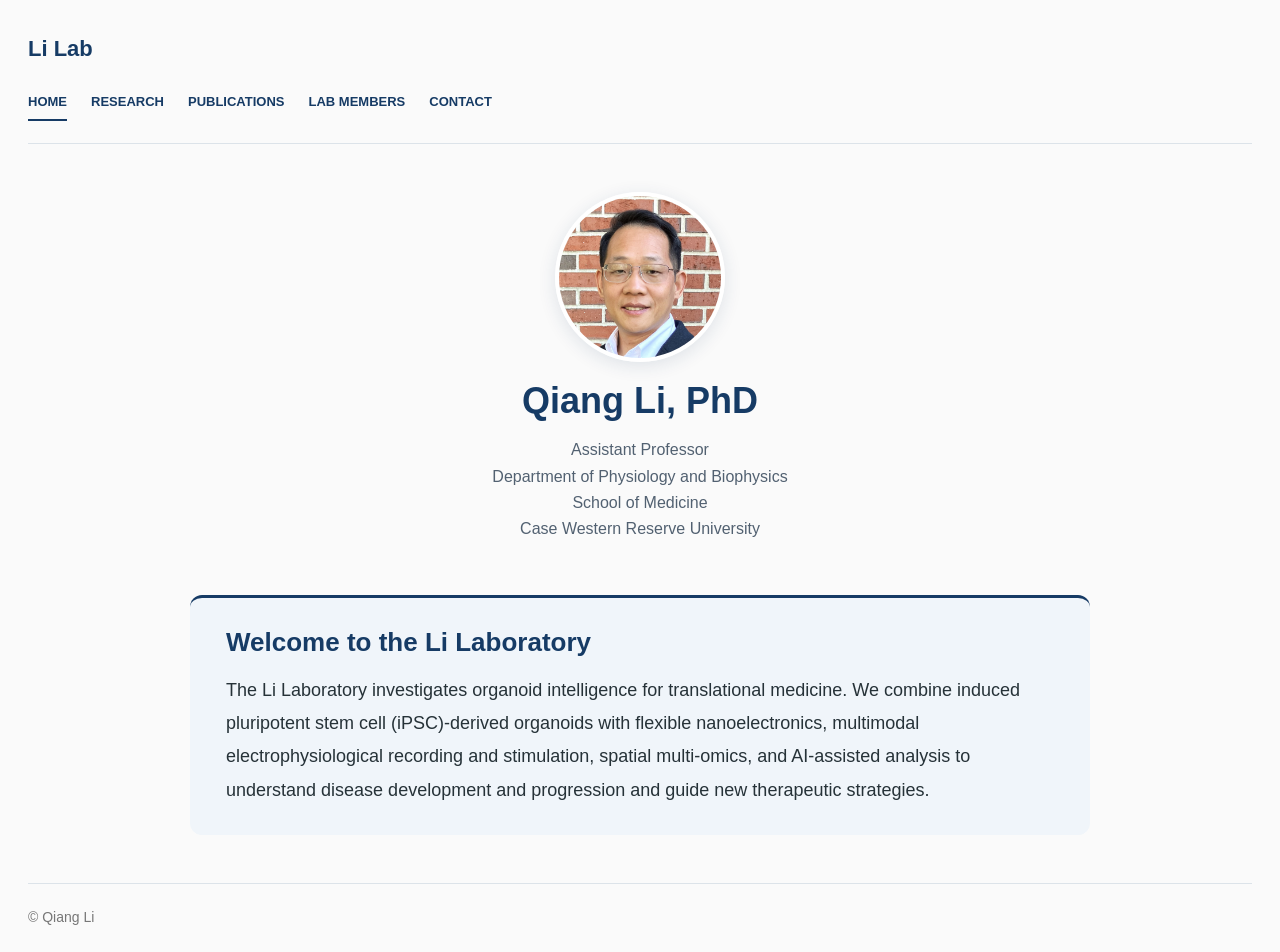
<file: index.html>
<!DOCTYPE html>
<html lang="en"><head><meta charset="UTF-8"><meta name="viewport" content="width=device-width, initial-scale=1"><title>Home | Qiang Li, PhD</title><link rel="stylesheet" href="style.css"></head>
<body><header class="site-header"><a class="brand" href="index.html">Li Lab</a><nav aria-label="Main navigation"><a href="index.html" aria-current="page">HOME</a><a href="research.html">RESEARCH</a><a href="publications.html">PUBLICATIONS</a><a href="lab-members.html">LAB MEMBERS</a><a href="contact.html">CONTACT</a></nav></header><main><section class="intro"><img class="portrait" src="Qiang%20Li_CWRU.jpg" alt="Qiang Li"><div><h1>Qiang Li, PhD</h1><p class="affiliation">Assistant Professor<br>Department of Physiology and Biophysics<br>School of Medicine<br>Case Western Reserve University</p></div></section><section><section>
  <h2>Welcome to the Li Laboratory</h2>
  <p>
The Li Laboratory investigates organoid intelligence for translational medicine. We combine induced pluripotent stem cell (iPSC)-derived organoids with flexible nanoelectronics, multimodal electrophysiological recording and stimulation, spatial multi-omics, and AI-assisted analysis to understand disease development and progression and guide new therapeutic strategies.
  </p>
</section></section></main><footer>© Qiang Li</footer></body></html>
</file>
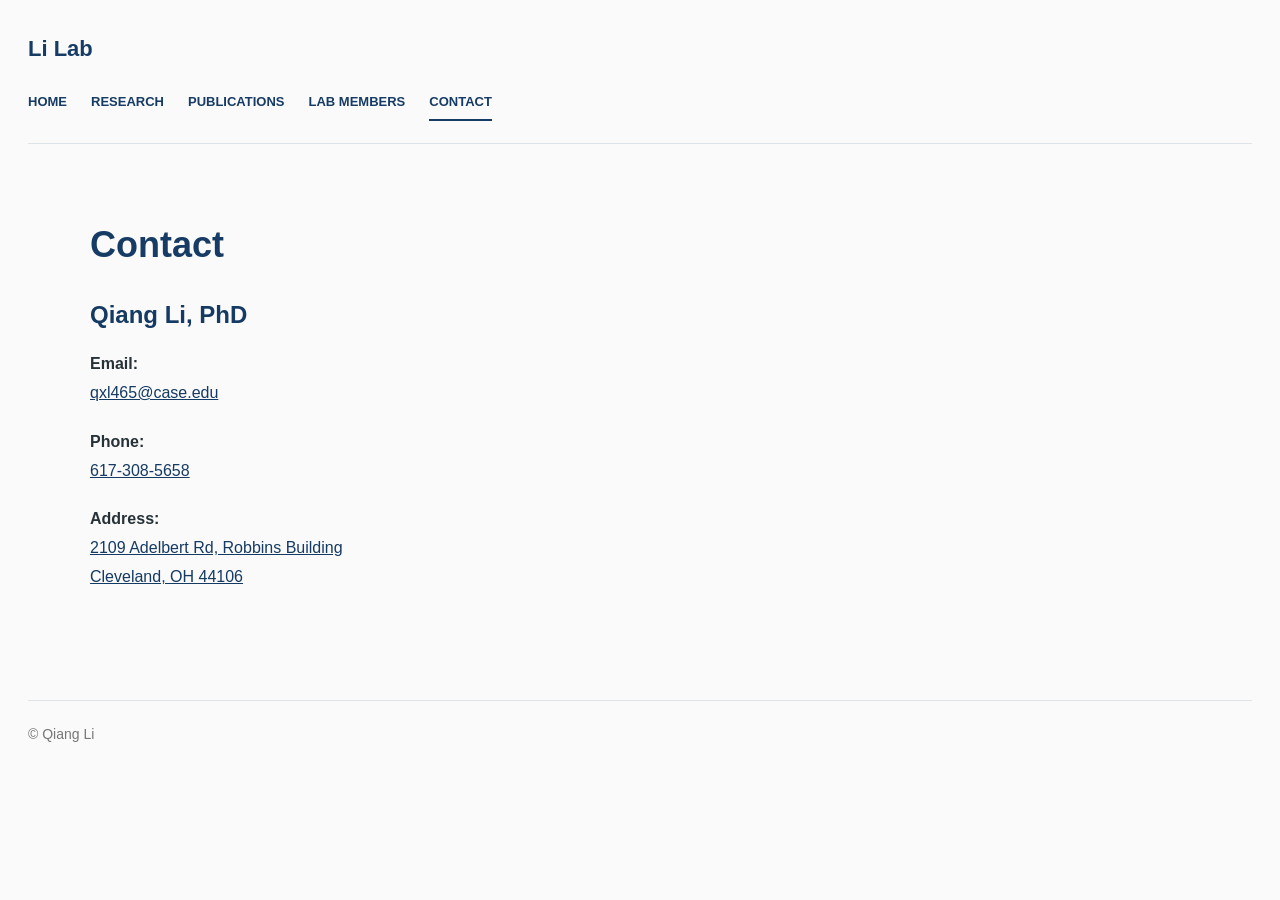
<file: contact.html>
<!DOCTYPE html>
<html lang="en">
<head>
  <meta charset="UTF-8">
  <meta name="viewport" content="width=device-width, initial-scale=1">
  <title>Contact | Qiang Li, PhD</title>
  <link rel="stylesheet" href="style.css">

  <style>
    /* Two columns: contact information and map */
    .contact-layout {
      display: grid;
      grid-template-columns: 0.8fr 1.2fr;
      gap: 40px;
      align-items: start;
      max-width: 1100px;
      margin: 30px auto;
    }

    /* Left column */
    .contact-info {
      margin: 0;
      padding: 0;
    }

    .contact-info h2 {
      margin-top: 0;
      color: #153a63;
    }

    .contact-info p {
      line-height: 1.8;
      margin-bottom: 20px;
    }

    .contact-info a {
      color: #153a63;
    }

    /* Right column: Google Map */
    .map-container {
      width: 100%;
      height: 400px;
      margin: 0;
      padding: 0;
      border-radius: 10px;
      overflow: hidden;
    }

    .map-container iframe {
      display: block;
      width: 100%;
      height: 100%;
      border: 0;
    }

    /* Mobile layout */
    @media (max-width: 700px) {
      .contact-layout {
        grid-template-columns: 1fr;
        gap: 25px;
      }

      .map-container {
        height: 320px;
      }
    }
  </style>
</head>

<body>

  <header class="site-header">
    <a class="brand" href="index.html">Li Lab</a>

    <nav aria-label="Main navigation">
      <a href="index.html">HOME</a>
      <a href="research.html">RESEARCH</a>
      <a href="publications.html">PUBLICATIONS</a>
      <a href="lab-members.html">LAB MEMBERS</a>
      <a href="contact.html" aria-current="page">CONTACT</a>
    </nav>
  </header>

<main>
  <div class="contact-layout">

      <!-- LEFT COLUMN: Contact information -->
<section class="contact-info">

  <h1>Contact</h1>
  <h2>Qiang Li, PhD</h2>

        <p>
          <strong>Email:</strong><br>
          <a href="mailto:qxl465@case.edu">
            qxl465@case.edu
          </a>
        </p>

        <p>
          <strong>Phone:</strong><br>
          <a href="tel:+16173085658">
            617-308-5658
          </a>
        </p>

        <p>
          <strong>Address:</strong><br>
          <a
            href="https://www.google.com/maps/search/?api=1&query=2109+Adelbert+Rd%2C+Robbins+Building%2C+Cleveland%2C+OH+44106"
            target="_blank"
            rel="noopener noreferrer">
            2109 Adelbert Rd, Robbins Building<br>
            Cleveland, OH 44106
          </a>
        </p>

      </section>

      <!-- RIGHT COLUMN: Embedded Google Map -->
      <div class="map-container">

        <iframe
         src="https://maps.google.com/maps?q=Robbins%20Building%2C%202109%20Adelbert%20Rd%2C%20Cleveland%2C%20OH%2044106&z=12&output=embed"
          title="Google Map - Robbins Building, Case Western Reserve University"
          loading="lazy"
          referrerpolicy="no-referrer-when-downgrade"
          allowfullscreen>
        </iframe>

      </div>

    </div>
  </main>

  <footer>
    © Qiang Li
  </footer>

</body>
</html>
</file>
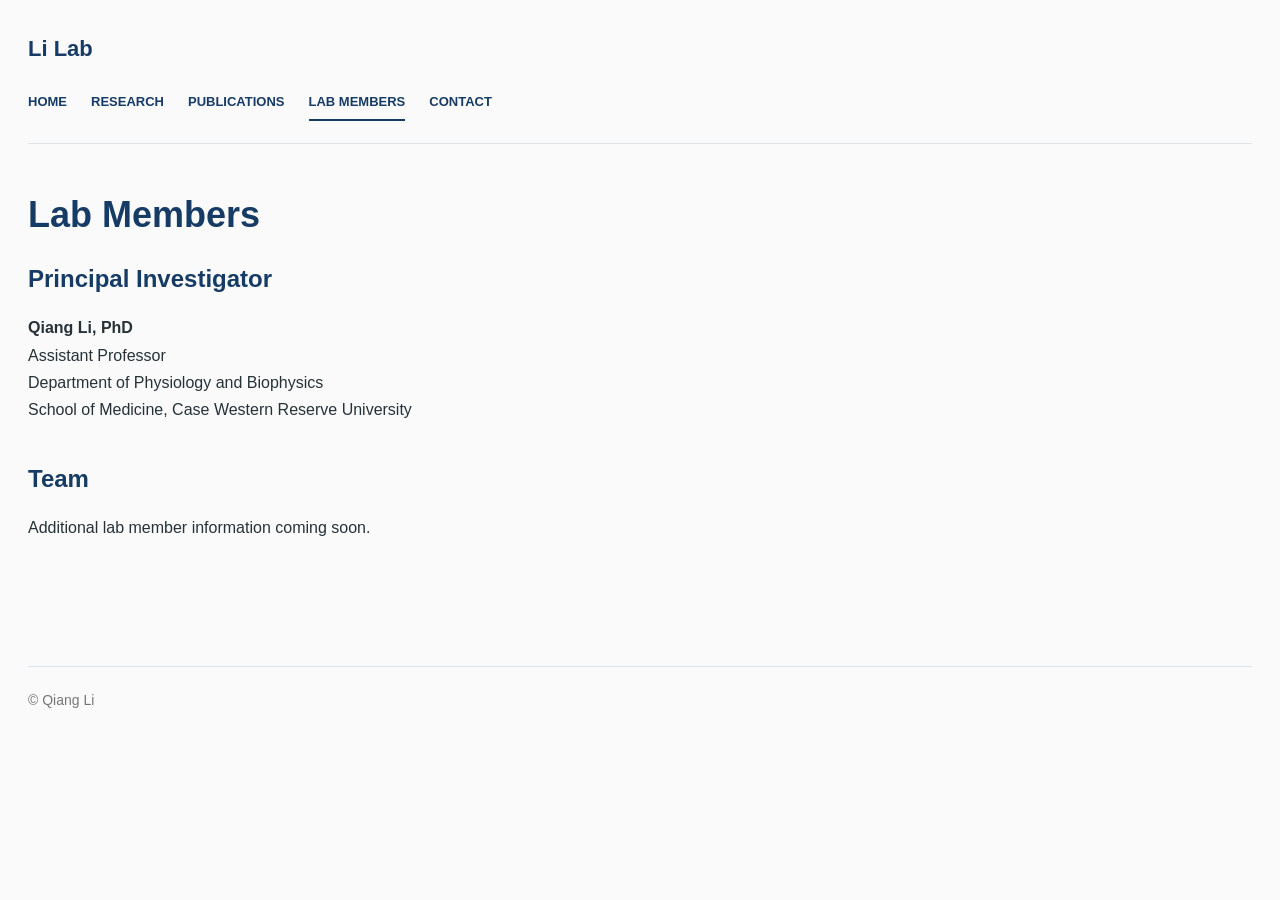
<file: lab-members.html>
<!DOCTYPE html>
<html lang="en"><head><meta charset="UTF-8"><meta name="viewport" content="width=device-width, initial-scale=1"><title>Lab Members | Qiang Li, PhD</title><link rel="stylesheet" href="style.css"></head>
<body><header class="site-header"><a class="brand" href="index.html">Li Lab</a><nav aria-label="Main navigation"><a href="index.html">HOME</a><a href="research.html">RESEARCH</a><a href="publications.html">PUBLICATIONS</a><a href="lab-members.html" aria-current="page">LAB MEMBERS</a><a href="contact.html">CONTACT</a></nav></header><main><h1>Lab Members</h1><section><h2>Principal Investigator</h2><p><strong>Qiang Li, PhD</strong><br>Assistant Professor<br>Department of Physiology and Biophysics<br>School of Medicine, Case Western Reserve University</p></section><section><h2>Team</h2><p>Additional lab member information coming soon.</p></section></main><footer>© Qiang Li</footer></body></html>
</file>
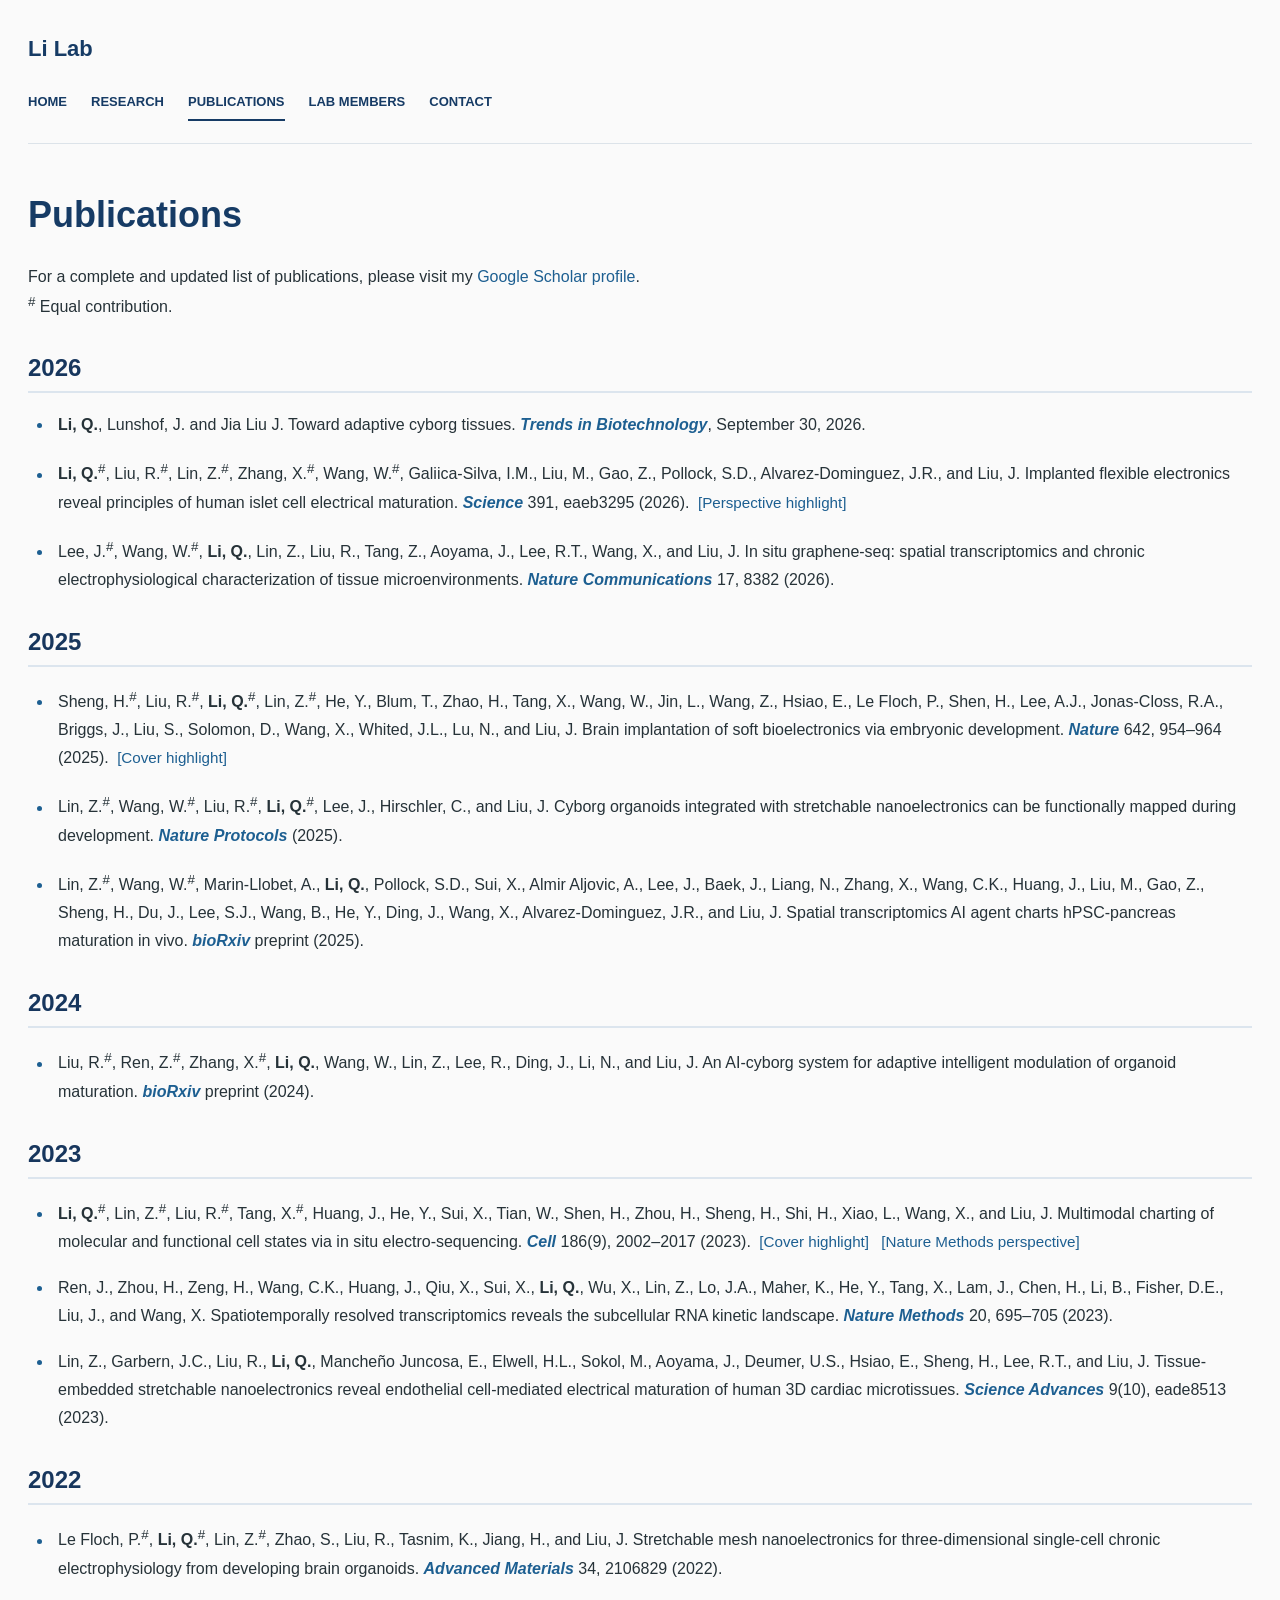
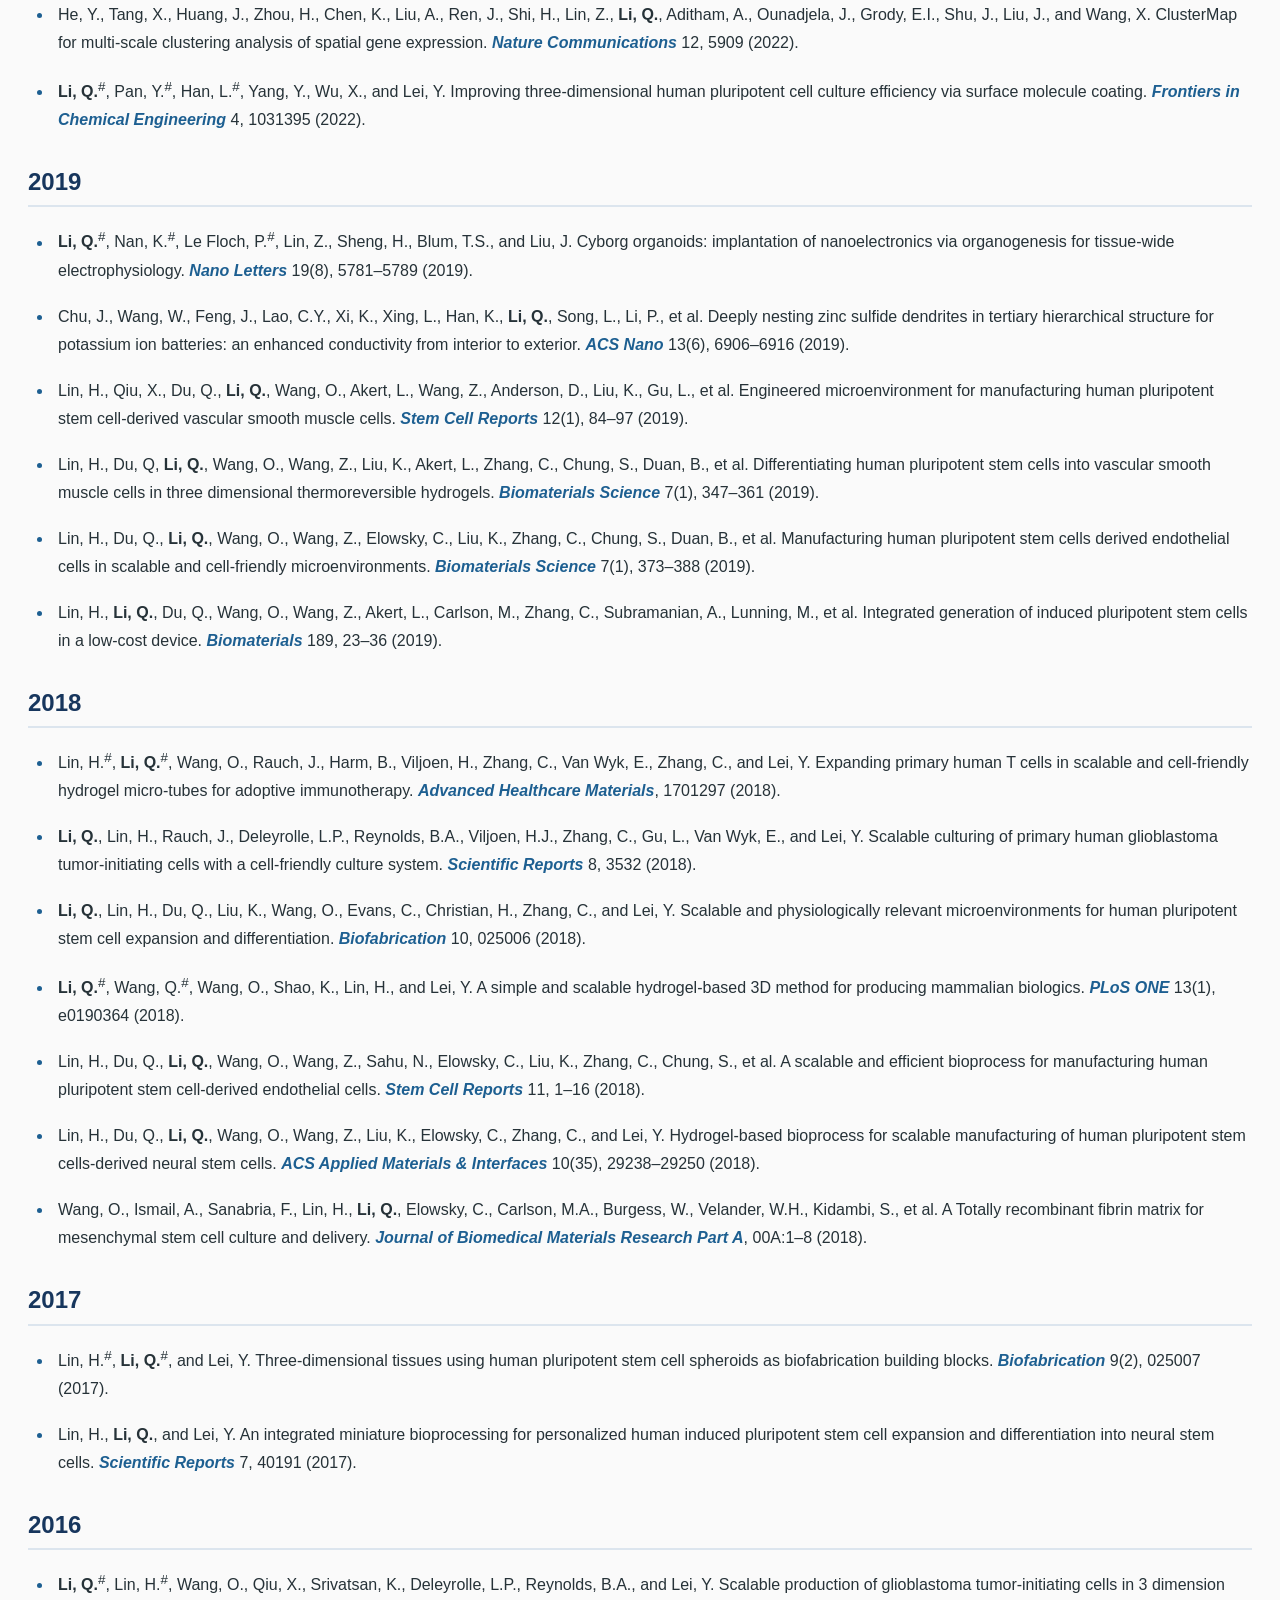
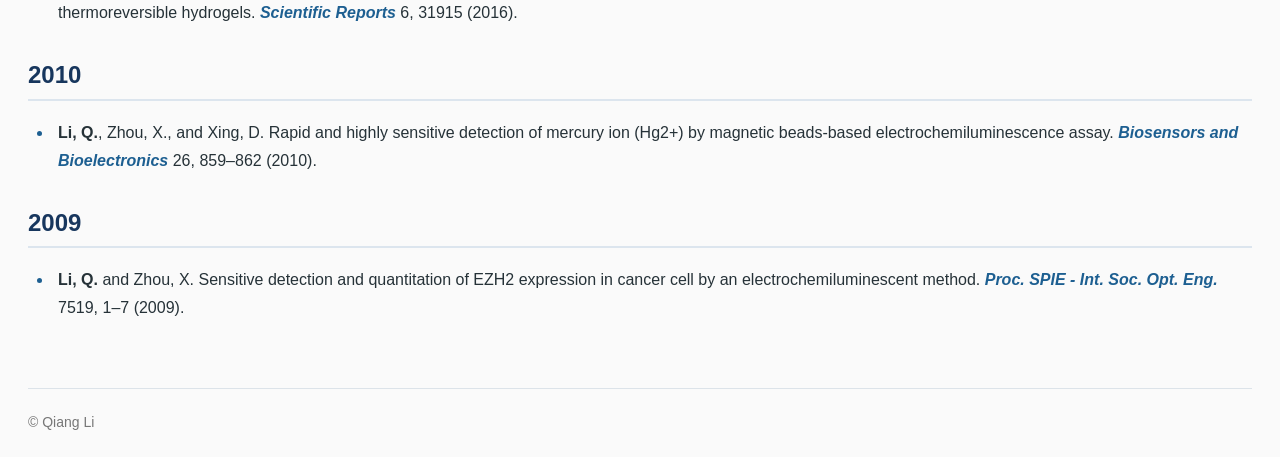
<file: publications.html>
<!DOCTYPE html>
<html lang="en">
<head>
  <meta charset="UTF-8">
  <meta name="viewport" content="width=device-width, initial-scale=1">
  <title>Publications | Qiang Li, PhD</title>
  <link rel="stylesheet" href="style.css">

  <style>
    .publications-intro {
      margin-bottom: 30px;
      line-height: 1.7;
    }

    .publications-intro a,
    .journal-link,
    .publication-links a {
      color: #1d5f91;
      text-decoration: none;
    }

    .publications-intro a:hover,
    .journal-link:hover,
    .publication-links a:hover {
      text-decoration: underline;
    }

    .year-section {
      margin-top: 32px;
    }

    .year-section h2 {
      color: #17365d;
      font-size: 1.5rem;
      border-bottom: 2px solid #dce5ee;
      padding-bottom: 8px;
      margin-bottom: 18px;
    }

    .publication-list {
      padding-left: 25px;
      margin: 0;
    }

    .publication-list li {
      margin-bottom: 18px;
      line-height: 1.75;
      padding-left: 5px;
    }

    .publication-list li::marker {
      color: #1d5f91;
    }

    .journal-link {
      font-weight: 600;
    }

    .publication-links {
      display: inline;
      font-size: 0.95em;
      margin-left: 4px;
    }

    .publication-links a {
      margin-right: 8px;
      white-space: nowrap;
    }

    @media (max-width: 700px) {
      .publication-list {
        padding-left: 20px;
      }

      .publication-list li {
        margin-bottom: 16px;
      }
    }
  </style>
</head>

<body>

<header class="site-header">
  <a class="brand" href="index.html">Li Lab</a>
  <nav aria-label="Main navigation">
    <a href="index.html">HOME</a>
    <a href="research.html">RESEARCH</a>
    <a href="publications.html" aria-current="page">PUBLICATIONS</a>
    <a href="lab-members.html">LAB MEMBERS</a>
    <a href="contact.html">CONTACT</a>
  </nav>
</header>

<main>
  <h1>Publications</h1>

  <p class="publications-intro">
    For a complete and updated list of publications, please visit my
    <a href="https://scholar.google.com/citations?user=mFPQe-MAAAAJ&amp;hl=en" target="_blank" rel="noopener noreferrer">Google Scholar profile</a>.
    <br>
    <sup>#</sup> Equal contribution.
  </p>

  <!-- 2026 -->
  <section class="year-section">
    <h2>2026</h2>
    <ul class="publication-list">

      <li>
        <strong>Li, Q.</strong>, Lunshof, J. and Jia Liu J.
        Toward adaptive cyborg tissues.
        <a class="journal-link" href="https://www.cell.com/trends/biotechnology/abstract/S0167-7799(26)00379-3" target="_blank" rel="noopener noreferrer"><em>Trends in Biotechnology</em></a>, September 30, 2026.
      </li>

      <li>
        <strong>Li, Q.</strong><sup>#</sup>, Liu, R.<sup>#</sup>, Lin, Z.<sup>#</sup>, Zhang, X.<sup>#</sup>, Wang, W.<sup>#</sup>, Galiica-Silva, I.M., Liu, M., Gao, Z., Pollock, S.D., Alvarez-Dominguez, J.R., and Liu, J.
        Implanted flexible electronics reveal principles of human islet cell electrical maturation.
        <a class="journal-link" href="https://www.science.org/doi/10.1126/science.aeb3295" target="_blank" rel="noopener noreferrer"><em>Science</em></a> 391, eaeb3295 (2026).
        <span class="publication-links">
          <a href="https://www.science.org/doi/10.1126/science.aef2219" target="_blank" rel="noopener noreferrer">[Perspective highlight]</a>
        </span>
      </li>

      <li>
        Lee, J.<sup>#</sup>, Wang, W.<sup>#</sup>, <strong>Li, Q.</strong>, Lin, Z., Liu, R., Tang, Z., Aoyama, J., Lee, R.T., Wang, X., and Liu, J.
        In situ graphene-seq: spatial transcriptomics and chronic electrophysiological characterization of tissue microenvironments.
        <a class="journal-link" href="https://www.nature.com/articles/s41467-026-73883-7" target="_blank" rel="noopener noreferrer"><em>Nature Communications</em></a> 17, 8382 (2026).
      </li>

    </ul>
  </section>

  <!-- 2025 -->
  <section class="year-section">
    <h2>2025</h2>
    <ul class="publication-list">

      <li>
        Sheng, H.<sup>#</sup>, Liu, R.<sup>#</sup>, <strong>Li, Q.</strong><sup>#</sup>, Lin, Z.<sup>#</sup>, He, Y., Blum, T., Zhao, H., Tang, X., Wang, W., Jin, L., Wang, Z., Hsiao, E., Le Floch, P., Shen, H., Lee, A.J., Jonas-Closs, R.A., Briggs, J., Liu, S., Solomon, D., Wang, X., Whited, J.L., Lu, N., and Liu, J.
        Brain implantation of soft bioelectronics via embryonic development.
        <a class="journal-link" href="https://www.nature.com/articles/s41586-025-09106-8" target="_blank" rel="noopener noreferrer"><em>Nature</em></a> 642, 954–964 (2025).
        <span class="publication-links">
          <a href="https://www.nature.com/nature/volumes/642/issues/8069" target="_blank" rel="noopener noreferrer">[Cover highlight]</a>
        </span>
      </li>

      <li>
        Lin, Z.<sup>#</sup>, Wang, W.<sup>#</sup>, Liu, R.<sup>#</sup>, <strong>Li, Q.</strong><sup>#</sup>, Lee, J., Hirschler, C., and Liu, J.
        Cyborg organoids integrated with stretchable nanoelectronics can be functionally mapped during development.
        <a class="journal-link" href="https://www.nature.com/articles/s41596-025-01147-7#citeas" target="_blank" rel="noopener noreferrer"><em>Nature Protocols</em></a> (2025).
      </li>

      <li>
        Lin, Z.<sup>#</sup>, Wang, W.<sup>#</sup>, Marin-Llobet, A., <strong>Li, Q.</strong>, Pollock, S.D., Sui, X., Almir Aljovic, A., Lee, J., Baek, J., Liang, N., Zhang, X., Wang, C.K., Huang, J., Liu, M., Gao, Z., Sheng, H., Du, J., Lee, S.J., Wang, B., He, Y., Ding, J., Wang, X., Alvarez-Dominguez, J.R., and Liu, J.
        Spatial transcriptomics AI agent charts hPSC-pancreas maturation in vivo.
        <a class="journal-link" href="https://www.biorxiv.org/content/10.1101/2024.03.18.585551v1.full.pdf" target="_blank" rel="noopener noreferrer"><em>bioRxiv</em></a> preprint (2025).
      </li>

    </ul>
  </section>

  <!-- 2024 -->
  <section class="year-section">
    <h2>2024</h2>
    <ul class="publication-list">

      <li>
        Liu, R.<sup>#</sup>, Ren, Z.<sup>#</sup>, Zhang, X.<sup>#</sup>, <strong>Li, Q.</strong>, Wang, W., Lin, Z., Lee, R., Ding, J., Li, N., and Liu, J.
        An AI-cyborg system for adaptive intelligent modulation of organoid maturation.
        <a class="journal-link" href="https://www.biorxiv.org/content/10.1101/2024.12.07.627355v1.abstract" target="_blank" rel="noopener noreferrer"><em>bioRxiv</em></a> preprint (2024).
      </li>

    </ul>
  </section>

  <!-- 2023 -->
  <section class="year-section">
    <h2>2023</h2>
    <ul class="publication-list">

      <li>
        <strong>Li, Q.</strong><sup>#</sup>, Lin, Z.<sup>#</sup>, Liu, R.<sup>#</sup>, Tang, X.<sup>#</sup>, Huang, J., He, Y., Sui, X., Tian, W., Shen, H., Zhou, H., Sheng, H., Shi, H., Xiao, L., Wang, X., and Liu, J.
        Multimodal charting of molecular and functional cell states via in situ electro-sequencing.
        <a class="journal-link" href="https://www.cell.com/cell/fulltext/S0092-8674(23)00286-6" target="_blank" rel="noopener noreferrer"><em>Cell</em></a> 186(9), 2002–2017 (2023).
        <span class="publication-links">
          <a href="https://www.cell.com/cell/issue?pii=S0092-8674(22)X0010-X" target="_blank" rel="noopener noreferrer">[Cover highlight]</a>
          <a href="https://www.nature.com/articles/s41592-023-01922-y" target="_blank" rel="noopener noreferrer">[Nature Methods perspective]</a>
        </span>
      </li>

      <li>
        Ren, J., Zhou, H., Zeng, H., Wang, C.K., Huang, J., Qiu, X., Sui, X., <strong>Li, Q.</strong>, Wu, X., Lin, Z., Lo, J.A., Maher, K., He, Y., Tang, X., Lam, J., Chen, H., Li, B., Fisher, D.E., Liu, J., and Wang, X.
        Spatiotemporally resolved transcriptomics reveals the subcellular RNA kinetic landscape.
        <a class="journal-link" href="https://www.nature.com/articles/s41592-023-01829-8" target="_blank" rel="noopener noreferrer"><em>Nature Methods</em></a> 20, 695–705 (2023).
      </li>

      <li>
        Lin, Z., Garbern, J.C., Liu, R., <strong>Li, Q.</strong>, Mancheño Juncosa, E., Elwell, H.L., Sokol, M., Aoyama, J., Deumer, U.S., Hsiao, E., Sheng, H., Lee, R.T., and Liu, J.
        Tissue-embedded stretchable nanoelectronics reveal endothelial cell-mediated electrical maturation of human 3D cardiac microtissues.
        <a class="journal-link" href="https://www.science.org/doi/10.1126/sciadv.ade8513" target="_blank" rel="noopener noreferrer"><em>Science Advances</em></a> 9(10), eade8513 (2023).
      </li>

    </ul>
  </section>

  <!-- 2022 -->
  <section class="year-section">
    <h2>2022</h2>
    <ul class="publication-list">

      <li>
        Le Floch, P.<sup>#</sup>, <strong>Li, Q.</strong><sup>#</sup>, Lin, Z.<sup>#</sup>, Zhao, S., Liu, R., Tasnim, K., Jiang, H., and Liu, J.
        Stretchable mesh nanoelectronics for three-dimensional single-cell chronic electrophysiology from developing brain organoids.
        <a class="journal-link" href="https://advanced.onlinelibrary.wiley.com/doi/10.1002/adma.202106829" target="_blank" rel="noopener noreferrer"><em>Advanced Materials</em></a> 34, 2106829 (2022).
      </li>

      <li>
        He, Y., Tang, X., Huang, J., Zhou, H., Chen, K., Liu, A., Ren, J., Shi, H., Lin, Z., <strong>Li, Q.</strong>, Aditham, A., Ounadjela, J., Grody, E.I., Shu, J., Liu, J., and Wang, X.
        ClusterMap for multi-scale clustering analysis of spatial gene expression.
        <a class="journal-link" href="https://www.nature.com/articles/s41467-021-26044-x#citeas" target="_blank" rel="noopener noreferrer"><em>Nature Communications</em></a> 12, 5909 (2022).
      </li>

      <li>
        <strong>Li, Q.</strong><sup>#</sup>, Pan, Y.<sup>#</sup>, Han, L.<sup>#</sup>, Yang, Y., Wu, X., and Lei, Y.
        Improving three-dimensional human pluripotent cell culture efficiency via surface molecule coating.
        <a class="journal-link" href="https://www.frontiersin.org/journals/chemical-engineering/articles/10.3389/fceng.2022.1031395/full" target="_blank" rel="noopener noreferrer"><em>Frontiers in Chemical Engineering</em></a> 4, 1031395 (2022).
      </li>

    </ul>
  </section>

  <!-- 2019 -->
  <section class="year-section">
    <h2>2019</h2>
    <ul class="publication-list">

      <li>
        <strong>Li, Q.</strong><sup>#</sup>, Nan, K.<sup>#</sup>, Le Floch, P.<sup>#</sup>, Lin, Z., Sheng, H., Blum, T.S., and Liu, J.
        Cyborg organoids: implantation of nanoelectronics via organogenesis for tissue-wide electrophysiology.
        <a class="journal-link" href="https://pubs.acs.org/doi/10.1021/acs.nanolett.9b02512" target="_blank" rel="noopener noreferrer"><em>Nano Letters</em></a> 19(8), 5781–5789 (2019).
      </li>

      <li>
        Chu, J., Wang, W., Feng, J., Lao, C.Y., Xi, K., Xing, L., Han, K., <strong>Li, Q.</strong>, Song, L., Li, P., et al.
        Deeply nesting zinc sulfide dendrites in tertiary hierarchical structure for potassium ion batteries: an enhanced conductivity from interior to exterior.
        <a class="journal-link" href="https://pubs.acs.org/doi/10.1021/acsnano.9b01773" target="_blank" rel="noopener noreferrer"><em>ACS Nano</em></a> 13(6), 6906–6916 (2019).
      </li>

      <li>
        Lin, H., Qiu, X., Du, Q., <strong>Li, Q.</strong>, Wang, O., Akert, L., Wang, Z., Anderson, D., Liu, K., Gu, L., et al.
        Engineered microenvironment for manufacturing human pluripotent stem cell-derived vascular smooth muscle cells.
        <a class="journal-link" href="https://www.cell.com/stem-cell-reports/fulltext/S2213-6711(18)30477-6" target="_blank" rel="noopener noreferrer"><em>Stem Cell Reports</em></a> 12(1), 84–97 (2019).
      </li>

      <li>
        Lin, H., Du, Q, <strong>Li, Q.</strong>, Wang, O., Wang, Z., Liu, K., Akert, L., Zhang, C., Chung, S., Duan, B., et al.
        Differentiating human pluripotent stem cells into vascular smooth muscle cells in three dimensional thermoreversible hydrogels.
        <a class="journal-link" href="https://pubs.rsc.org/en/content/articlelanding/2019/bm/c8bm01128a" target="_blank" rel="noopener noreferrer"><em>Biomaterials Science</em></a> 7(1), 347–361 (2019).
      </li>

      <li>
        Lin, H., Du, Q., <strong>Li, Q.</strong>, Wang, O., Wang, Z., Elowsky, C., Liu, K., Zhang, C., Chung, S., Duan, B., et al.
        Manufacturing human pluripotent stem cells derived endothelial cells in scalable and cell-friendly microenvironments.
        <a class="journal-link" href="https://pubs.rsc.org/en/content/articlelanding/2019/bm/c8bm01095a" target="_blank" rel="noopener noreferrer"><em>Biomaterials Science</em></a> 7(1), 373–388 (2019).
      </li>

      <li>
        Lin, H., <strong>Li, Q.</strong>, Du, Q., Wang, O., Wang, Z., Akert, L., Carlson, M., Zhang, C., Subramanian, A., Lunning, M., et al.
        Integrated generation of induced pluripotent stem cells in a low-cost device.
        <a class="journal-link" href="https://www.sciencedirect.com/science/article/abs/pii/S0142961218307415?via%3Dihub" target="_blank" rel="noopener noreferrer"><em>Biomaterials</em></a> 189, 23–36 (2019).
      </li>

    </ul>
  </section>

  <!-- 2018 -->
  <section class="year-section">
    <h2>2018</h2>
    <ul class="publication-list">

      <li>
        Lin, H.<sup>#</sup>, <strong>Li, Q.</strong><sup>#</sup>, Wang, O., Rauch, J., Harm, B., Viljoen, H., Zhang, C., Van Wyk, E., Zhang, C., and Lei, Y.
        Expanding primary human T cells in scalable and cell-friendly hydrogel micro-tubes for adoptive immunotherapy.
        <a class="journal-link" href="https://advanced.onlinelibrary.wiley.com/doi/10.1002/adhm.201701297" target="_blank" rel="noopener noreferrer"><em>Advanced Healthcare Materials</em></a>, 1701297 (2018).
      </li>

      <li>
        <strong>Li, Q.</strong>, Lin, H., Rauch, J., Deleyrolle, L.P., Reynolds, B.A., Viljoen, H.J., Zhang, C., Gu, L., Van Wyk, E., and Lei, Y.
        Scalable culturing of primary human glioblastoma tumor-initiating cells with a cell-friendly culture system.
        <a class="journal-link" href="https://www.nature.com/articles/s41598-018-21927-4#citeas" target="_blank" rel="noopener noreferrer"><em>Scientific Reports</em></a> 8, 3532 (2018).
      </li>

      <li>
        <strong>Li, Q.</strong>, Lin, H., Du, Q., Liu, K., Wang, O., Evans, C., Christian, H., Zhang, C., and Lei, Y.
        Scalable and physiologically relevant microenvironments for human pluripotent stem cell expansion and differentiation.
        <a class="journal-link" href="https://iopscience.iop.org/article/10.1088/1758-5090/aaa6b5" target="_blank" rel="noopener noreferrer"><em>Biofabrication</em></a> 10, 025006 (2018).
      </li>

      <li>
        <strong>Li, Q.</strong><sup>#</sup>, Wang, Q.<sup>#</sup>, Wang, O., Shao, K., Lin, H., and Lei, Y.
        A simple and scalable hydrogel-based 3D method for producing mammalian biologics.
        <a class="journal-link" href="https://journals.plos.org/plosone/article?id=10.1371/journal.pone.0190364" target="_blank" rel="noopener noreferrer"><em>PLoS ONE</em></a> 13(1), e0190364 (2018).
      </li>

      <li>
        Lin, H., Du, Q., <strong>Li, Q.</strong>, Wang, O., Wang, Z., Sahu, N., Elowsky, C., Liu, K., Zhang, C., Chung, S., et al.
        A scalable and efficient bioprocess for manufacturing human pluripotent stem cell-derived endothelial cells.
        <a class="journal-link" href="https://www.cell.com/stem-cell-reports/fulltext/S2213-6711(18)30306-0" target="_blank" rel="noopener noreferrer"><em>Stem Cell Reports</em></a> 11, 1–16 (2018).
      </li>

      <li>
        Lin, H., Du, Q., <strong>Li, Q.</strong>, Wang, O., Wang, Z., Liu, K., Elowsky, C., Zhang, C., and Lei, Y.
        Hydrogel-based bioprocess for scalable manufacturing of human pluripotent stem cells-derived neural stem cells.
        <a class="journal-link" href="https://pubs.acs.org/doi/10.1021/acsami.8b05780" target="_blank" rel="noopener noreferrer"><em>ACS Applied Materials &amp; Interfaces</em></a> 10(35), 29238–29250 (2018).
      </li>

      <li>
        Wang, O., Ismail, A., Sanabria, F., Lin, H., <strong>Li, Q.</strong>, Elowsky, C., Carlson, M.A., Burgess, W., Velander, W.H., Kidambi, S., et al.
        A Totally recombinant fibrin matrix for mesenchymal stem cell culture and delivery.
        <a class="journal-link" href="https://onlinelibrary.wiley.com/doi/10.1002/jbm.a.36508" target="_blank" rel="noopener noreferrer"><em>Journal of Biomedical Materials Research Part A</em></a>, 00A:1–8 (2018).
      </li>

    </ul>
  </section>

  <!-- 2017 -->
  <section class="year-section">
    <h2>2017</h2>
    <ul class="publication-list">

      <li>
        Lin, H.<sup>#</sup>, <strong>Li, Q.</strong><sup>#</sup>, and Lei, Y.
        Three-dimensional tissues using human pluripotent stem cell spheroids as biofabrication building blocks.
        <a class="journal-link" href="https://iopscience.iop.org/article/10.1088/1758-5090/aa663b" target="_blank" rel="noopener noreferrer"><em>Biofabrication</em></a> 9(2), 025007 (2017).
      </li>

      <li>
        Lin, H., <strong>Li, Q.</strong>, and Lei, Y.
        An integrated miniature bioprocessing for personalized human induced pluripotent stem cell expansion and differentiation into neural stem cells.
        <a class="journal-link" href="https://www.nature.com/articles/srep40191" target="_blank" rel="noopener noreferrer"><em>Scientific Reports</em></a> 7, 40191 (2017).
      </li>

    </ul>
  </section>

  <!-- 2016 -->
  <section class="year-section">
    <h2>2016</h2>
    <ul class="publication-list">

      <li>
        <strong>Li, Q.</strong><sup>#</sup>, Lin, H.<sup>#</sup>, Wang, O., Qiu, X., Srivatsan, K., Deleyrolle, L.P., Reynolds, B.A., and Lei, Y.
        Scalable production of glioblastoma tumor-initiating cells in 3 dimension thermoreversible hydrogels.
        <a class="journal-link" href="https://www.nature.com/articles/srep31915#citeas" target="_blank" rel="noopener noreferrer"><em>Scientific Reports</em></a> 6, 31915 (2016).
      </li>

    </ul>
  </section>

  <!-- 2010 -->
  <section class="year-section">
    <h2>2010</h2>
    <ul class="publication-list">

      <li>
        <strong>Li, Q.</strong>, Zhou, X., and Xing, D.
        Rapid and highly sensitive detection of mercury ion (Hg2+) by magnetic beads-based electrochemiluminescence assay.
        <a class="journal-link" href="https://www.sciencedirect.com/science/article/abs/pii/S0956566310004732?via%3Dihub" target="_blank" rel="noopener noreferrer"><em>Biosensors and Bioelectronics</em></a> 26, 859–862 (2010).
      </li>

    </ul>
  </section>

  <!-- 2009 -->
  <section class="year-section">
    <h2>2009</h2>
    <ul class="publication-list">

      <li>
        <strong>Li, Q.</strong> and Zhou, X.
        Sensitive detection and quantitation of EZH2 expression in cancer cell by an electrochemiluminescent method.
        <a class="journal-link" href="https://www.spiedigitallibrary.org/conference-proceedings-of-spie/7519/1/Sensitive-detection-and-quantitation-of-EZH2-expression-in-cancer-cell/10.1117/12.843394.short" target="_blank" rel="noopener noreferrer"><em>Proc. SPIE - Int. Soc. Opt. Eng.</em></a> 7519, 1–7 (2009).
      </li>

    </ul>
  </section>

</main>

<footer>
  © Qiang Li
</footer>

</body>
</html>
</file>
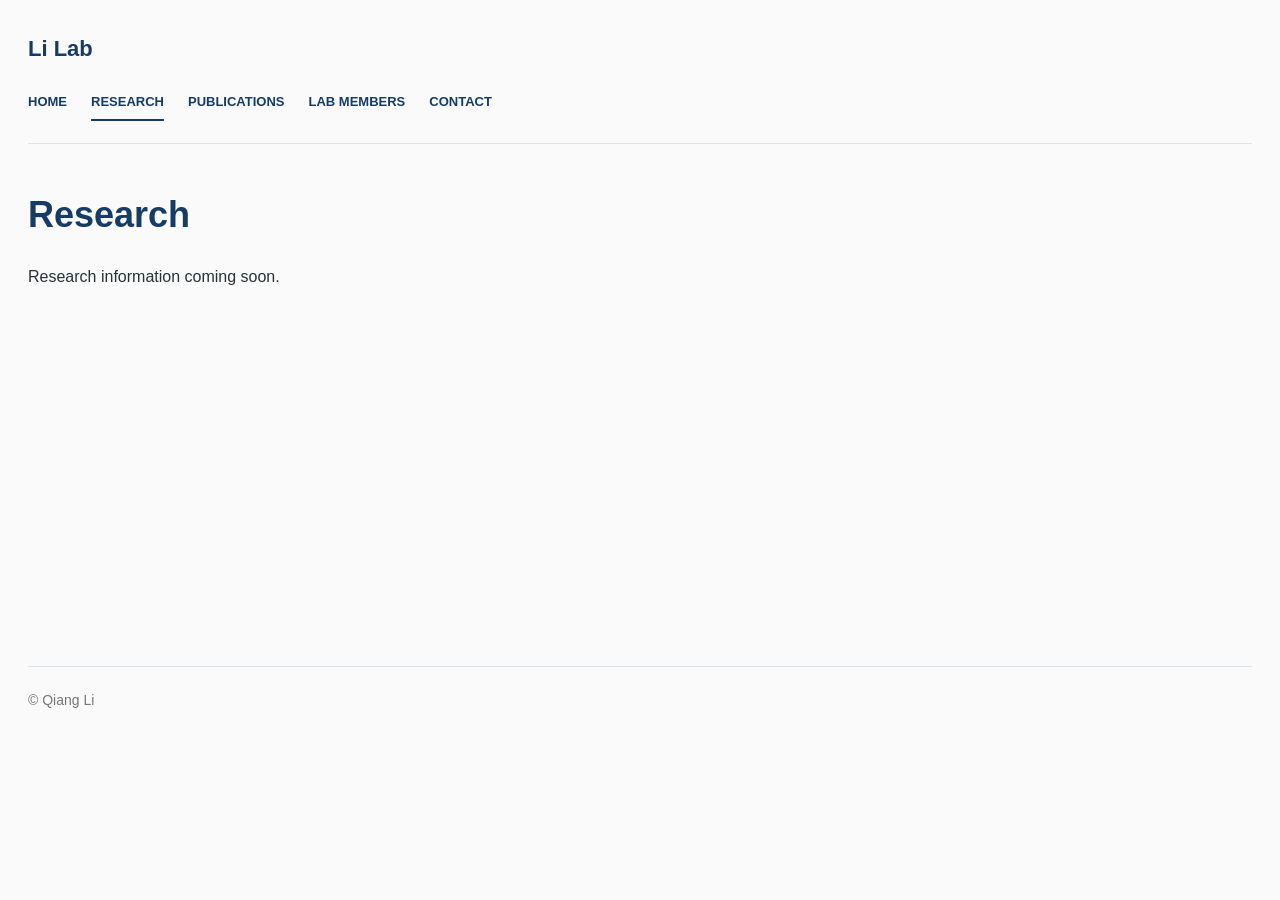
<file: research.html>
<!DOCTYPE html>
<html lang="en"><head><meta charset="UTF-8"><meta name="viewport" content="width=device-width, initial-scale=1"><title>Research | Qiang Li, PhD</title><link rel="stylesheet" href="style.css"></head>
<body><header class="site-header"><a class="brand" href="index.html">Li Lab</a><nav aria-label="Main navigation"><a href="index.html">HOME</a><a href="research.html" aria-current="page">RESEARCH</a><a href="publications.html">PUBLICATIONS</a><a href="lab-members.html">LAB MEMBERS</a><a href="contact.html">CONTACT</a></nav></header><main><h1>Research</h1><p>Research information coming soon.</p></main><footer>© Qiang Li</footer></body></html>
</file>
<file: style.css>
* { box-sizing: border-box; }
body { font-family: Arial, sans-serif; max-width: 1400px; margin: 0 auto; padding: 0 28px; line-height: 1.7; color: #263238; background: #fafafa; }
a { color: #163b65; } .site-header { padding: 30px 0 22px; border-bottom: 1px solid #dce3e9; } .brand { font-size: 22px; font-weight: bold; text-decoration: none; }
nav { display: flex; flex-wrap: wrap; gap: 8px 24px; margin-top: 18px; } nav a { text-decoration: none; font-size: 13px; font-weight: bold; padding: 6px 0; border-bottom: 2px solid transparent; } nav a:hover, nav a[aria-current="page"] { border-bottom-color: #163b65; } a:focus-visible { outline: 2px solid #163b65; outline-offset: 4px; }
main { min-height: 58vh; padding: 48px 0; } h1, h2 { color: #163b65; line-height: 1.3; } h1 { font-size: 36px; margin-top: 0; } h2 { font-size: 24px; } section + section { margin-top: 40px; } .intro { display: flex; align-items: center; gap: 36px; } .portrait { width: 180px; height: 180px; flex-shrink: 0; object-fit: cover; object-position: center 10%; border-radius: 50%; } .affiliation { color: #58636b; } footer { border-top: 1px solid #dce3e9; padding: 22px 0; color: #777; font-size: 14px; }
@media (max-width: 600px) { body { padding: 0 20px; } .intro { flex-direction: column; align-items: flex-start; gap: 24px; } h1 { font-size: 30px; } nav { gap: 8px 16px; } main { padding: 32px 0; } }
.intro {
  min-height: auto;
  display: flex;
  flex-direction: column;
  align-items: center;
  text-align: center;
  gap: 20px;
}
/* Homepage profile */
.intro {
  min-height: auto;
  flex-direction: column;
  align-items: center;
  text-align: center;
  gap: 16px;
  padding: 0 20px 28px;
}

.intro .portrait {
  width: 170px;
  height: 170px;
  border: 4px solid white;
  box-shadow: 0 4px 18px rgba(22, 59, 101, 0.12);
}

.intro h1 {
  font-size: clamp(28px, 4vw, 36px);
  margin: 0 0 12px;
}

.intro .affiliation {
  font-size: 16px;
  line-height: 1.65;
  margin: 0;
  color: #526171;
}

/* Homepage welcome section */
.intro + section {
  max-width: 900px;
  margin: 24px auto 0;
  padding: 28px 36px;
  background: #f0f5fa;
  border-radius: 12px;
  border-top: 3px solid #163b65;
}

.intro + section h2 {
  margin: 0 0 14px;
  font-size: 26px;
}

.intro + section p {
  margin: 0;
  font-size: 18px;
  line-height: 1.85;
  text-align: left;
}

/* Comfortable spacing on phones */
@media (max-width: 600px) {
  .intro + section {
    padding: 24px 20px;
  }

  .intro + section p {
    font-size: 16px;
  }
}
</file>
